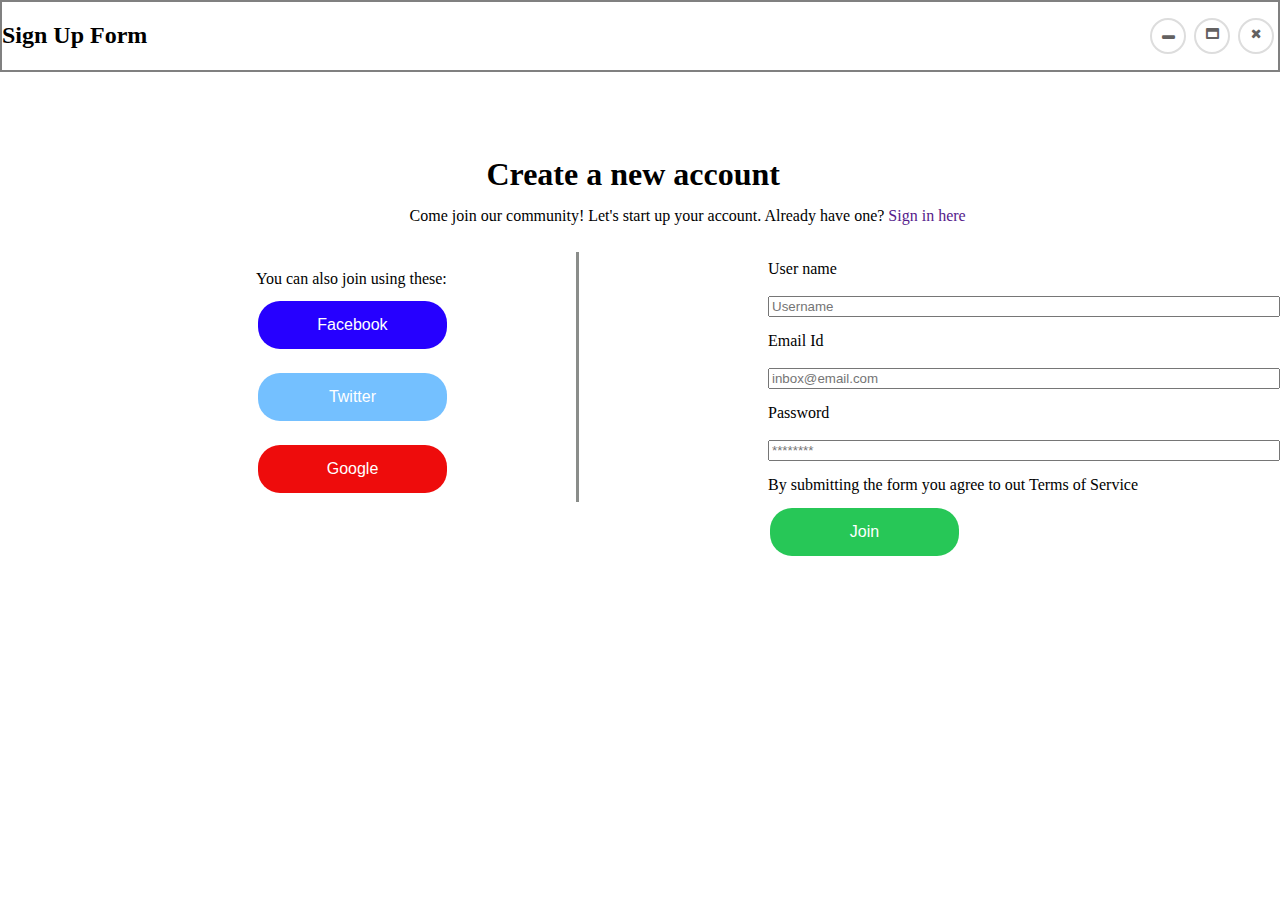
<file: index.html>
<html>
<head>
    <meta charset="UTF-8">
    <meta name="viewport" content="width=device-width, initial-scale=1.0">
    <title>Signup Form</title>
	<link rel="shortcut icon" href="./images/icon.png">
    <link rel="stylesheet" href="https://cdnjs.cloudflare.com/ajax/libs/font-awesome/4.7.0/css/font-awesome.min.css">
</head>
<style>
    html,body{
        padding: 0%;
        margin: 0%;

    }

    .signup{
        border:2px solid grey;
    }
    .top{
        display: flex;
        justify-content: space-between;
        
    }
    .icons li {
    list-style: none;
    display: inline-block;
    }
    
    .mr-1, .mx-1 {
    margin-right: 0.25rem !important;
    }
    .icons li a span{
    color: #636161;
    font-size: 13px;
    background: transparent;
    width: 32px;
    height: 32px;
    line-height: 27px;
    text-align: center;
    display: block;
    border: 2px solid #ddd;
    display: inline-block;
    border-radius: 50%;
}
    .one{
        position: absolute;
        z-index: 999;
        margin: 0 auto;
        left: 38%;
        right: 0;
        top: 15%; /* Adjust this value to move the positioned div up and down */
        
    }
    
    .two{
        position: absolute;
        z-index: 999;
        margin: 0 auto;
        left: 32%;
        right: 0;
        top: 23%; /* Adjust this value to move the positioned div up and down */
    
    }
    .three{
        position: absolute;
        z-index: 999;
        margin: 0 auto;
        left: 20%;
        right: 0;
        top: 30%; /* Adjust this value to move the positioned div up and down */
    
    }
    .facebook{
        
        position: absolute;
        z-index: 999;
        margin: 0 auto;
        left: 20%;
        right: 0;
        border-radius: 22px;
        top: 33%; /* Adjust this value to move the positioned div up and down */
        background-color: rgb(38, 0, 255);
        border: none;
        color: white;
        padding: 15px 32px;
        text-align: center;
        text-decoration: none;
        display: inline-block;
        font-size: 16px;
        margin: 4px 2px;
        cursor: pointer;
        border-radius: 22px;
        width: 5cm;
        }
    .twitter{
        position: absolute;
        z-index: 999;
        margin: 0 auto;
        left: 20%;
        right: 0;
        top: 41%; /* Adjust this value to move the positioned div up and down */
    
        background-color: rgb(116, 192, 255);
        border: none;
        color: white;
        padding: 15px 32px;
        text-align: center;
        text-decoration: none;
        display: block;
        font-size: 16px;
        margin: 4px 2px;
        cursor: pointer;
        border-radius: 22px;
        width: 5cm;
    
    }
    .google{
        position: absolute;
        z-index: 999;
        margin: 0 auto;
        left: 20%;
        right: 0;        
        top: 49%; /*Adjust this value to move the positioned div up and down*/
        background-color: rgb(238, 12, 12);
        border: none;
        color: white;
        padding: 15px 32px;
        text-align: center;
        text-decoration: none;
        display: inline-block;
        font-size: 16px;
        margin: 4px 2px;
        cursor: pointer;
        border-radius: 22px;
        width: 5cm;
            
    }
    .un{
        position: absolute;
        z-index: 999;
        margin: 0 auto;
        left: 60%;
        margin-top: 0.2cm;
        right: 0;        
        top: 28%; /*Adjust this value to move the positioned div up and down*/
    }
    .unn{
        position: absolute;
        z-index: 999;
        margin: 0 auto;
        left: 60%;
        margin-top: 0.2cm;
        right: 0;        
        top: 32%; /*Adjust this value to move the positioned div up and down*/
    }
    .eid{
        position: absolute;
        z-index: 999;
        margin: 0 auto;
        left: 60%;
        margin-top: 0.2cm;
        right: 0;        
        top: 36%; /*Adjust this value to move the positioned div up and down*/
    }
    .eidd{
        position: absolute;
        z-index: 999;
        margin: 0 auto;
        left: 60%;
        margin-top: 0.2cm;
        right: 0;        
        top: 40%; /*Adjust this value to move the positioned div up and down*/
    }
    .pwd{
        position: absolute;
        z-index: 999;
        margin: 0 auto;
        left: 60%;
        margin-top: 0.2cm;
        right: 0;        
        top: 44%; /*Adjust this value to move the positioned div up and down*/
    }
    .pwdd{
        position: absolute;
        z-index: 999;
        margin: 0 auto;
        left: 60%;
        margin-top: 0.2cm;
        right: 0;        
        top: 48%; /*Adjust this value to move the positioned div up and down*/
    }
    .ts{
        position: absolute;
        z-index: 999;
        margin: 0 auto;
        left: 60%;
        margin-top: 0.2cm;
        right: 0;        
        top: 52%; /*Adjust this value to move the positioned div up and down*/
    }

    .join{
        position: absolute;
        z-index: 999;
        margin: 0 auto;
        left: 60%;
        right: 0;        
        top: 56%; /*Adjust this value to move the positioned div up and down*/
        background-color: rgb(39, 199, 87);
        border: none;
        color: white;
        padding: 15px 32px;
        text-align: center;
        text-decoration: none;
        display: inline-block;
        font-size: 16px;
        margin: 4px 2px;
        cursor: pointer;
        border-radius: 22px;
        width: 5cm;
            
    }

    .hrtag{
        display: flex;
        position: absolute;
        z-index: 999;
        margin: 0 auto;
  border-left: 3px solid rgb(138, 141, 138);
  height: 250px;
  left: 45%;
  top: 28%;
    }
    
    
    
</style>
</head>
<body>
    <div class="container">
        <div class="signup">
            <div class="top">
                <h2>Sign Up Form</h2>
                <ul class=icons>
                    <li class="mr-1"><a href="#"><span class="fa fa-window-minimize"></span></a></li>
                    <li class="mx-1"><a href="#"><span class="fa fa-window-maximize"></span></a></li>
                    <li class="mx-1"><a href="#"><span class="fa fa-close"></span></a></li>
                </ul>
            </div>
    
        </div>
        <div class="one">
           <h1> Create a new account</h1>
        </div>

        <div class="two">
            Come join our community! Let's start up your account. Already have one? <a href="" style="text-decoration: none;">Sign in here</a> 
        </div>

        <div class="three">
            You can also join using these:
        </div>

        <div class="four">
            <input type="button" value="Facebook" class="facebook"></input>
            <input type="button" value="Twitter" class="twitter"></input>
            <input type="button" value="Google" class="google"></input>
        </div>
        
        
        <p class="un">User name</p>
        <input type="text" placeholder="Username" class="unn"></input>

        <p class="eid">Email Id</p>
        <input type="text" placeholder="inbox@email.com" class="eidd"></input>

        <p class="pwd">Password</p>
        <input type="text" placeholder="********" class="pwdd"></input>

        <p class="ts">By submitting the form you agree to out Terms of Service</p>
        <input type="button" value="Join" class="join"></input>

        <div class="hrtag">
                       
        </div>
    
    </div>
</body>


</html>
</file>
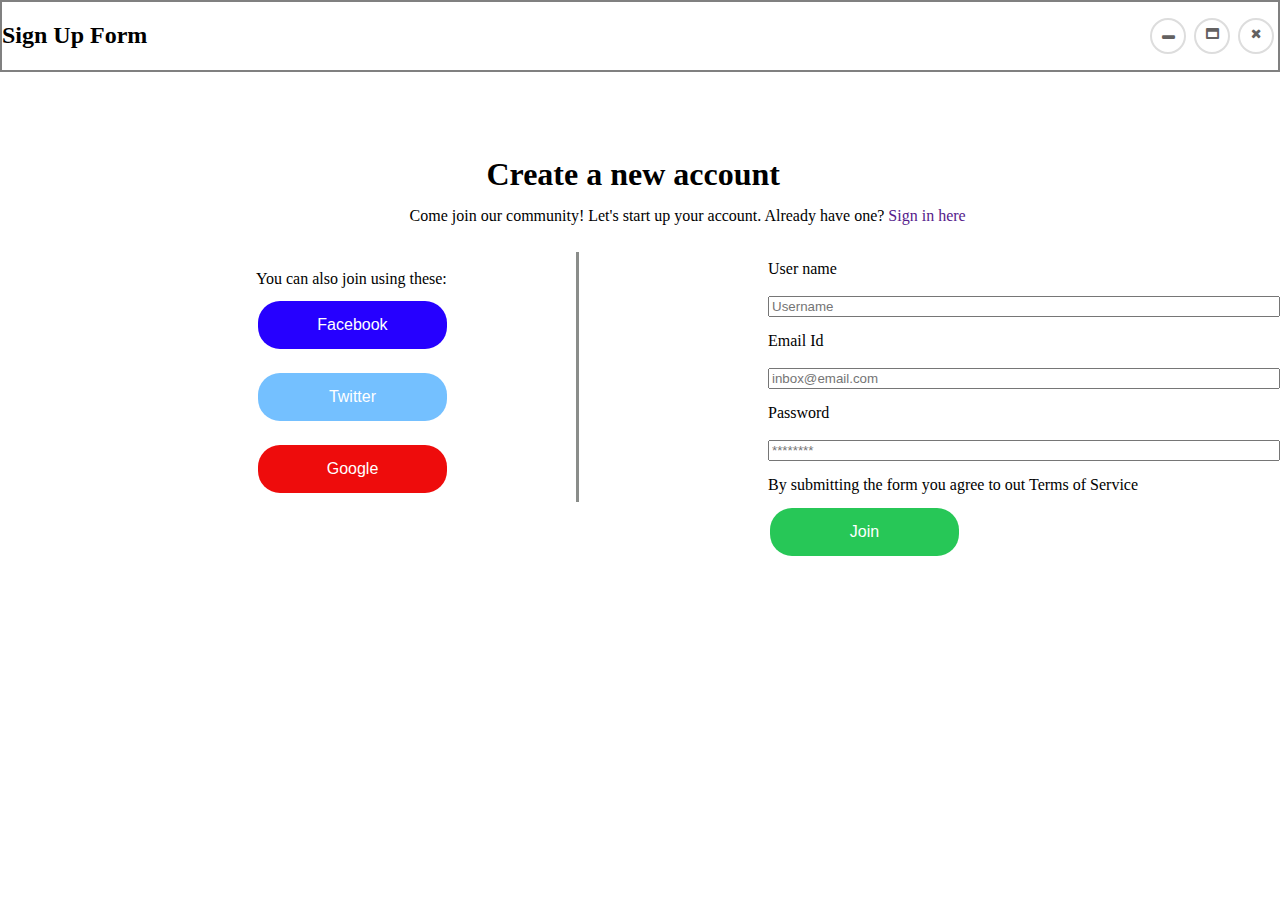
<file: task1/index.html>
<html>
<head>
    <meta charset="UTF-8">
    <meta name="viewport" content="width=device-width, initial-scale=1.0">
    <title>Signup Form</title>
    <link rel="stylesheet" href="https://cdnjs.cloudflare.com/ajax/libs/font-awesome/4.7.0/css/font-awesome.min.css">
</head>
<style>
    html,body{
        padding: 0%;
        margin: 0%;

    }

    .signup{
        border:2px solid grey;
    }
    .top{
        display: flex;
        justify-content: space-between;
        
    }
    .icons li {
    list-style: none;
    display: inline-block;
    }
    
    .mr-1, .mx-1 {
    margin-right: 0.25rem !important;
    }
    .icons li a span{
    color: #636161;
    font-size: 13px;
    background: transparent;
    width: 32px;
    height: 32px;
    line-height: 27px;
    text-align: center;
    display: block;
    border: 2px solid #ddd;
    display: inline-block;
    border-radius: 50%;
}
    .one{
        position: absolute;
        z-index: 999;
        margin: 0 auto;
        left: 38%;
        right: 0;
        top: 15%; /* Adjust this value to move the positioned div up and down */
        
    }
    
    .two{
        position: absolute;
        z-index: 999;
        margin: 0 auto;
        left: 32%;
        right: 0;
        top: 23%; /* Adjust this value to move the positioned div up and down */
    
    }
    .three{
        position: absolute;
        z-index: 999;
        margin: 0 auto;
        left: 20%;
        right: 0;
        top: 30%; /* Adjust this value to move the positioned div up and down */
    
    }
    .facebook{
        
        position: absolute;
        z-index: 999;
        margin: 0 auto;
        left: 20%;
        right: 0;
        border-radius: 22px;
        top: 33%; /* Adjust this value to move the positioned div up and down */
        background-color: rgb(38, 0, 255);
        border: none;
        color: white;
        padding: 15px 32px;
        text-align: center;
        text-decoration: none;
        display: inline-block;
        font-size: 16px;
        margin: 4px 2px;
        cursor: pointer;
        border-radius: 22px;
        width: 5cm;
        }
    .twitter{
        position: absolute;
        z-index: 999;
        margin: 0 auto;
        left: 20%;
        right: 0;
        top: 41%; /* Adjust this value to move the positioned div up and down */
    
        background-color: rgb(116, 192, 255);
        border: none;
        color: white;
        padding: 15px 32px;
        text-align: center;
        text-decoration: none;
        display: block;
        font-size: 16px;
        margin: 4px 2px;
        cursor: pointer;
        border-radius: 22px;
        width: 5cm;
    
    }
    .google{
        position: absolute;
        z-index: 999;
        margin: 0 auto;
        left: 20%;
        right: 0;        
        top: 49%; /*Adjust this value to move the positioned div up and down*/
        background-color: rgb(238, 12, 12);
        border: none;
        color: white;
        padding: 15px 32px;
        text-align: center;
        text-decoration: none;
        display: inline-block;
        font-size: 16px;
        margin: 4px 2px;
        cursor: pointer;
        border-radius: 22px;
        width: 5cm;
            
    }
    .un{
        position: absolute;
        z-index: 999;
        margin: 0 auto;
        left: 60%;
        margin-top: 0.2cm;
        right: 0;        
        top: 28%; /*Adjust this value to move the positioned div up and down*/
    }
    .unn{
        position: absolute;
        z-index: 999;
        margin: 0 auto;
        left: 60%;
        margin-top: 0.2cm;
        right: 0;        
        top: 32%; /*Adjust this value to move the positioned div up and down*/
    }
    .eid{
        position: absolute;
        z-index: 999;
        margin: 0 auto;
        left: 60%;
        margin-top: 0.2cm;
        right: 0;        
        top: 36%; /*Adjust this value to move the positioned div up and down*/
    }
    .eidd{
        position: absolute;
        z-index: 999;
        margin: 0 auto;
        left: 60%;
        margin-top: 0.2cm;
        right: 0;        
        top: 40%; /*Adjust this value to move the positioned div up and down*/
    }
    .pwd{
        position: absolute;
        z-index: 999;
        margin: 0 auto;
        left: 60%;
        margin-top: 0.2cm;
        right: 0;        
        top: 44%; /*Adjust this value to move the positioned div up and down*/
    }
    .pwdd{
        position: absolute;
        z-index: 999;
        margin: 0 auto;
        left: 60%;
        margin-top: 0.2cm;
        right: 0;        
        top: 48%; /*Adjust this value to move the positioned div up and down*/
    }
    .ts{
        position: absolute;
        z-index: 999;
        margin: 0 auto;
        left: 60%;
        margin-top: 0.2cm;
        right: 0;        
        top: 52%; /*Adjust this value to move the positioned div up and down*/
    }

    .join{
        position: absolute;
        z-index: 999;
        margin: 0 auto;
        left: 60%;
        right: 0;        
        top: 56%; /*Adjust this value to move the positioned div up and down*/
        background-color: rgb(39, 199, 87);
        border: none;
        color: white;
        padding: 15px 32px;
        text-align: center;
        text-decoration: none;
        display: inline-block;
        font-size: 16px;
        margin: 4px 2px;
        cursor: pointer;
        border-radius: 22px;
        width: 5cm;
            
    }

    .hrtag{
        display: flex;
        position: absolute;
        z-index: 999;
        margin: 0 auto;
  border-left: 3px solid rgb(138, 141, 138);
  height: 250px;
  left: 45%;
  top: 28%;
    }
    
    
    
</style>
</head>
<body>
    <div class="container">
        <div class="signup">
            <div class="top">
                <h2>Sign Up Form</h2>
                <ul class=icons>
                    <li class="mr-1"><a href="#"><span class="fa fa-window-minimize"></span></a></li>
                    <li class="mx-1"><a href="#"><span class="fa fa-window-maximize"></span></a></li>
                    <li class="mx-1"><a href="#"><span class="fa fa-close"></span></a></li>
                </ul>
            </div>
    
        </div>
        <div class="one">
           <h1> Create a new account</h1>
        </div>

        <div class="two">
            Come join our community! Let's start up your account. Already have one? <a href="" style="text-decoration: none;">Sign in here</a> 
        </div>

        <div class="three">
            You can also join using these:
        </div>

        <div class="four">
            <input type="button" value="Facebook" class="facebook"></input>
            <input type="button" value="Twitter" class="twitter"></input>
            <input type="button" value="Google" class="google"></input>
        </div>
        
        
        <p class="un">User name</p>
        <input type="text" placeholder="Username" class="unn"></input>

        <p class="eid">Email Id</p>
        <input type="text" placeholder="inbox@email.com" class="eidd"></input>

        <p class="pwd">Password</p>
        <input type="text" placeholder="********" class="pwdd"></input>

        <p class="ts">By submitting the form you agree to out Terms of Service</p>
        <input type="button" value="Join" class="join"></input>

        <div class="hrtag">
                       
        </div>
    
    </div>
</body>


</html>
</file>
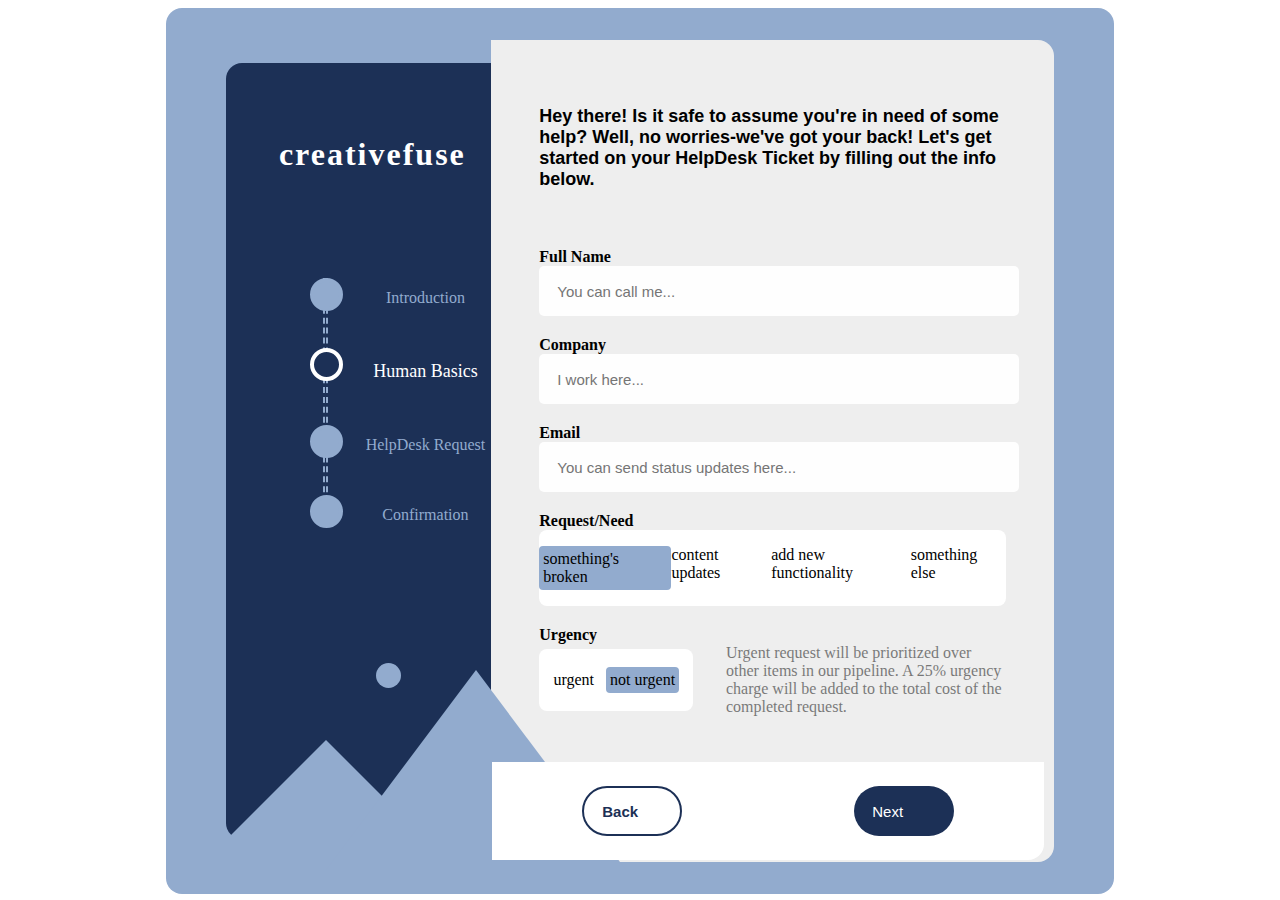
<file: task2/index.html>
<!DOCTYPE html>
<html lang="en">

<head>
    <meta charset="UTF-8">
    <meta name="viewport" content="width=device-width, initial-scale=1.0">
    <title>Help Desk Form</title>
</head>
<style>
    html {
        margin: 0;
        padding: 0;
        height: 100%;
        box-sizing: border-box;
    }
    
    .container {
        display: flex;
        height: 100%;
        justify-content: center;
        align-items: center;
    }
    
    .content {
        background-color: #92ABCE;
        width: 70%;
        padding: 32px;
        display: flex;
        justify-content: center;
        align-items: center;
        border-radius: 16px;
    }
    
    .heading {
        font-family: 'Franklin Gothic Medium', 'Arial Narrow', Arial, sans-serif;
        font-weight: bold;
        font-size: large;
        padding: 32px;
        padding-bottom: 8px;
    }
    
    .heading1 {
        letter-spacing: 2px;
        font-size: 2rem;
        position: absolute;
        top: 6%;
        left: 20%;
    }
    
    .left {
        height: 776px;
        text-align: center;
        color: white;
        width: 30%;
        background-color: #1C3056;
        border-top-left-radius: 16px;
        border-bottom-left-radius: 16px;
        justify-content: center;
        align-items: center;
    }
    
    .right {
        padding: 16px;
        width: 60%;
        align-items: center;
        background-color: #EEEEEE;
        border-top-right-radius: 16px;
        border-bottom-right-radius: 16px;
    }
    
    label {
        font-weight: bold;
    }
    
    input {
        width: 90%;
        height: 50px;
        /* color: #fff; */
        font-size: 15px;
        font-weight: 400;
        text-indent: 18px;
        padding: 0 60px 0 0;
        background: rgba(255, 255, 255, 0.9);
        border-radius: 5px 5px 5px 5px;
        border: 0px;
        box-shadow: none;
        outline: none;
        margin-bottom: 20px;
    }
    
    .need {
        display: flex;
        justify-content: space-evenly;
        background: #fff;
        border-radius: 8px;
        margin-bottom: 20px;
    }
    
    .urgency {
        display: flex;
        justify-content: space-between;
        align-items: center;
    }
    
    .urgency-inner {
        width: 150px;
        display: flex;
        justify-content: space-evenly;
        align-items: center;
        text-align: center;
        background-color: #fff;
        padding: 2px;
        border-radius: 8px;
    }
    
    form {
        padding-top: 0;
        padding-bottom: 64px;
        padding: 32px;
    }
    
    .urgency-right {
        max-width: 60%;
    }
    
    .bottom {
        border-bottom-right-radius: 16px;
        margin-left: -15px;
        width: 42.5vw;
        background-color: #fff;
        display: flex;
        justify-content: space-around;
        text-align: center;
        padding: 4px;
        transform: translate(0px, 14px);
    }
    
    .special {
        background-color: #92ABCE;
        padding: 4px;
        border-radius: 4px;
    }
    
    .btn {
        width: 100px;
        border-radius: 32px;
        background-color: #1C3056;
        color: white;
        margin-top: 20px;
    }
    
    .btn1 {
        background-color: #fff;
        color: #1C3056;
        font-weight: bold;
        border: 2px solid #1C3056;
    }
    
    .arrow-up {
        width: 0;
        height: 0;
        border-left: 100px solid transparent;
        border-right: 100px solid transparent;
        border-bottom: 100px solid #92ABCE;
    }
    
    ul li {
        list-style-type: circle;
    }
    
    .opt {
        border-left: 150px solid transparent;
        border-right: 150px solid transparent;
        border-bottom: 200px solid #92ABCE;
    }
    
    .circle {
        background-color: #92ABCE;
        height: 25px;
        width: 25px;
        border-radius: 50%;
        display: inline-block;
    }
    
    .timeline {
        position: relative;
        max-width: 200px;
        margin: 0 auto;
    }
    
    .timeline::after {
        content: '';
        position: absolute;
        width: 1px;
        border: 2px dashed #92ABCE;
        top: 0;
        bottom: 0;
        left: 50%;
        margin-left: -3px;
        height: 230px;
        margin-top: 15px;
    }
    
    .cont {
        padding: 10px 40px;
        position: relative;
        background-color: inherit;
        width: 60%;
    }
    
    .cont::after {
        content: '';
        position: absolute;
        width: 25px;
        height: 25px;
        right: -17px;
        background-color: #92ABCE;
        border: 4px solid #92ABCE;
        top: 15px;
        border-radius: 50%;
        z-index: 1;
    }
    
    #spl:after {
        border: 4px solid white;
        background-color: #1C3056;
    }
    
    .right {
        left: 50%;
    }
    
    .right::after {
        left: -16px;
    }
    
    .content1>p {
        /* letter-spacing: 1px; */
        font-weight: lighter;
        color: #92ABCE;
    }
</style>

<body>
    <div class="container">
        <div class="content">
            <div class="left " id="timeline-content" style="position: relative;">
                <h2 class="heading1">creativefuse</h2>

                <div class="timeline" style="position: absolute;top:200px" class="timeline">
                    <div class="cont right">
                        <div class="content1">
                            <p>Introduction</p>

                        </div>
                    </div>
                    <div class="cont right spl" id="spl">
                        <div class="content1">

                            <p style="color:white;font-size: large;">Human Basics</p>

                        </div>
                    </div>
                    <div class="cont right">
                        <div class="content1">
                            <p>HelpDesk Request</p>

                        </div>
                    </div>
                    <div class="cont right">
                        <div class="content1">
                            <p>Confirmation</p>

                        </div>
                    </div>
                </div>


                <div class="circle" style="position: absolute;top:600px;left:150px;"></div>
                <div class="arrow-up" style="position: absolute;top:677px">
                    <div class="arrow-up opt" style="position: absolute;top:-70px"></div>
                </div>

            </div>
            <div class="right">
                <h3 class="heading">Hey there! Is it safe to assume you're in need of some help? Well, no worries-we've got your back! Let's get started on your HelpDesk Ticket by filling out the info below.
                </h3>
                <form action="">
                    <label for="name">Full Name</label> <br>
                    <input type="text" name="name" placeholder="You can call me..." id=""> <br>
                    <label for="company">Company</label> <br>
                    <input type="text" name="company" placeholder="I work here..." id=""> <br>
                    <label for="email">Email</label> <br>
                    <input type="email" name="email" placeholder="You can send status updates here..." id=""> <br>
                    <label for="request">Request/Need</label> <br>
                    <div class="need">
                        <p class="special">
                            something's broken</p>
                        <p>content updates</p>
                        <p>add new functionality</p>
                        <p>something else</p>
                    </div>



                    <label for="urgency">Urgency</label> <br>
                    <div class="urgency">
                        <div class="urgency-inner">
                            <p>urgent</p>
                            <p class="special">not urgent</p>
                        </div>

                        <div class="urgency-right" style="opacity: 0.5;">
                            Urgent request will be prioritized over other items in our pipeline. A 25% urgency charge will be added to the total cost of the completed request.
                        </div>


                    </div>

                </form>
                <div class="bottom">
                    <input type="button" value="Back" class="btn btn1">
                    <input type="button" value="Next" class="btn">
                </div>

            </div>
        </div>
    </div>
</body>

</html>
</file>
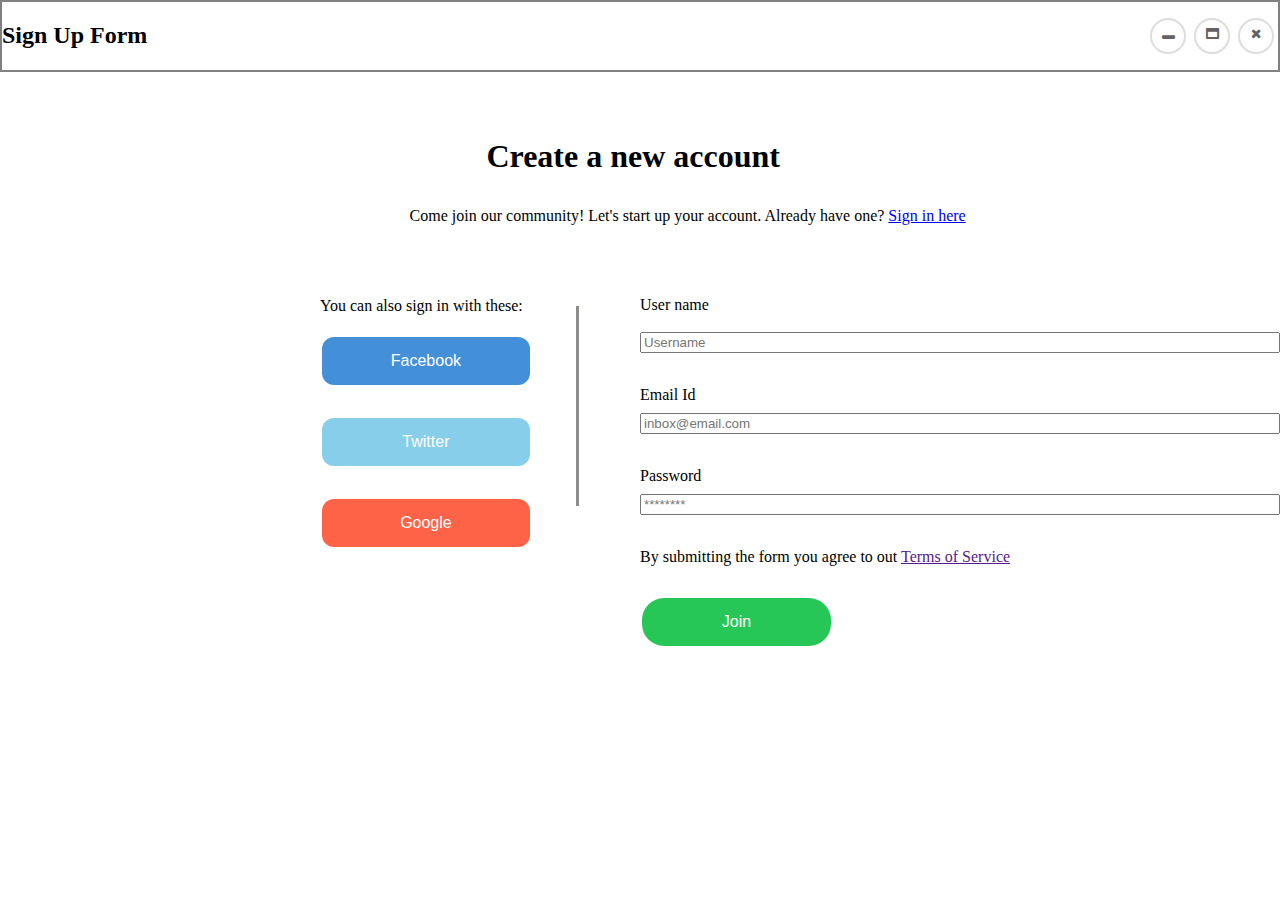
<file: corrections.html>
<html>
<head>
    <meta charset="UTF-8">
    <meta name="viewport" content="width=device-width, initial-scale=1">
    <title>Signup Form</title>
    <link rel="stylesheet" href="https://cdnjs.cloudflare.com/ajax/libs/font-awesome/4.7.0/css/font-awesome.min.css">
</head>
<style>
    html,body{
        padding: 0%;
        margin: 0%;
        height: auto;
    }
    .signup{
        display:flexbox;
        justify-content: center;
        border:2px solid grey;
    }
    .top{
        display: flex;
        justify-content: space-between;
        
    }
    .icons li {
    list-style: none;
    display: inline-block;
    }
    
    .mr-1, .mx-1 {
    margin-right: 0.25rem !important;
    }
    .icons li a span{
    color: #636161;
    font-size: 13px;
    background: transparent;
    width: 32px;
    height: 32px;
    line-height: 27px;
    text-align: center;
    display: block;
    border: 2px solid #ddd;
    display: inline-block;
    border-radius: 50%;
}
    .one{
        position: absolute;
        z-index: 999;
        margin: 0 auto;
        left: 38%;
        right: 0;
        top: 13%; /* Adjust this value to move the positioned div up and down */
        
    }
    
    .two{
        position: absolute;
        z-index: 999;
        margin: 0 auto;
        left: 32%;
        right: 0;
        top: 23%; /* Adjust this value to move the positioned div up and down */
    
    }
    .three{
        position: absolute;
        z-index: 999;
        margin: 0 auto;
        left: 25%;
        right: 0;
        top: 33%; /* Adjust this value to move the positioned div up and down */
    
    }
    .facebook{
        
        position: absolute;
        z-index: 999;
        margin: 0 auto;
        left: 25%;
        right: 0;
        border-radius: 22px;
        top: 37%; /* Adjust this value to move the positioned div up and down */
        background-color: rgb(68, 144, 216);
        border: none;
        color: white;
        padding: 15px 32px;
        text-align: center;
        text-decoration: none;
        display: inline-block;
        font-size: 16px;
        margin: 4px 2px;
        cursor: pointer;
        border-radius: 12px;
        width: 5.5cm;
        }
    .twitter{
        position: absolute;
        z-index: 999;
        margin: 0 auto;
        left: 25%;
        right: 0;
        top: 46%; /* Adjust this value to move the positioned div up and down */
    
        background-color: skyblue;
        border: none;
        color: white;
        padding: 15px 32px;
        text-align: cente   r;
        text-decoration: none;
        display: block;
        font-size: 16px;
        margin: 4px 2px;
        cursor: pointer;
        border-radius: 12px;
        width: 5.5cm;
    
    }
    .google{
        position: absolute;
        z-index: 999;
        margin: 0 auto;
        left: 25%;
        right: 0;        
        top: 55%; /*Adjust this value to move the positioned div up and down*/
        background-color: tomato;
        border: none;
        color: white;
        padding: 15px 32px;
        text-align: center;
        text-decoration: none;
        display: inline-block;
        font-size: 16px;
        margin: 4px 2px;
        cursor: pointer;
        border-radius: 12px;
        width: 5.5cm;
            
    }
    .un{
        position: absolute;
        z-index: 999;
        margin: 0 auto;
        left: 50%;
        margin-top: 0.2cm;
        right: 0;        
        top: 32%; /*Adjust this value to move the positioned div up and down*/
    }
    .unn{
        position: absolute;
        z-index: 999;
        margin: 0 auto;
        left: 50%;
        margin-top: 0.2cm;
        right: 0;        
        size: 10cm;
        top: 36%; /*Adjust this value to move the positioned div up and down*/
    }
    .eid{
        position: absolute;
        z-index: 999;
        margin: 0 auto;
        left: 50%;
        margin-top: 0.2cm;
        right: 0;        
        top: 42%; /*Adjust this value to move the positioned div up and down*/
    }
    .eidd{
        position: absolute;
        z-index: 999;
        margin: 0 auto;
        left: 50%;
        margin-top: 0.2cm;
        right: 0;        
        top: 45%; /*Adjust this value to move the positioned div up and down*/
    }
    .pwd{
        position: absolute;
        z-index: 999;
        margin: 0 auto;
        left: 50%;
        margin-top: 0.2cm;
        right: 0;        
        top: 51%; /*Adjust this value to move the positioned div up and down*/
    }
    .pwdd{
        position: absolute;
        z-index: 999;
        margin: 0 auto;
        left: 50%;
        margin-top: 0.2cm;
        right: 0;        
        top: 54%; /*Adjust this value to move the positioned div up and down*/
    }
    .ts{
        position: absolute;
        z-index: 999;
        margin: 0 auto;
        left: 50%;
        margin-top: 0.2cm;
        right: 0;        
        top: 60%; /*Adjust this value to move the positioned div up and down*/
    }

    .join{
        position: absolute;
        z-index: 999;
        margin: 0 auto;
        left: 50%;
        right: 0;        
        top: 66%; /*Adjust this value to move the positioned div up and down*/
        background-color: rgb(39, 199, 87);
        border: none;
        color: white;
        padding: 15px 32px;
        text-align: center;
        text-decoration: none;
        display: inline-block;
        font-size: 16px;
        margin: 4px 2px;
        cursor: pointer;
        border-radius: 22px;
        width: 5cm;
            
    }

    .hrtag{
        display: flex;
        position: absolute;
        z-index: 999;
        margin: 0 auto;
        border-left: 3px solid rgb(138, 141, 138);
        height: 200px;
        left: 45%;
        top: 34%;
    }
</style>
</head>
<body>
    <div class="signup">
        <div class="top">
            <h2>Sign Up Form</h2>
            <ul class=icons>
                <li class="mr-1"><a href="#"><span class="fa fa-window-minimize"></span></a></li>
                <li class="mx-1"><a href="#"><span class="fa fa-window-maximize"></span></a></li>
                <li class="mx-1"><a href="#"><span class="fa fa-close"></span></a></li>
            </ul>
        </div>

    </div>
    <div class="container">
        <div class="one">
           <h1> Create a new account</h1>
        </div>

        <div class="two">
            Come join our community! Let's start up your account. Already have one? <a href="www.google.com">Sign in here</a>
        </div>

        <div class="three">
            You can also sign in with these:
        </div>

        <div class="four">
            <input type="button" value="Facebook" class="facebook"></input>
            <input type="button" value="Twitter" class="twitter"></input>
            <input type="button" value="Google" class="google"></input>
        </div>
        
        
        <p class="un">User name</p>
        <input type="text" placeholder="Username" class="unn" size="40"></input>

        <p class="eid">Email Id</p>
        <input type="text" placeholder="inbox@email.com" class="eidd" size="40"></input>

        <p class="pwd">Password</p>
        <input type="text" placeholder="********" class="pwdd" size="40"></input>

        <p class="ts">By submitting the form you agree to out <a href="">Terms of Service</a></p>
        <input type="button" value="Join" class="join"></input>

        <div class="hrtag">
                       
        </div>
    </div>
</body>
</html>
</file>
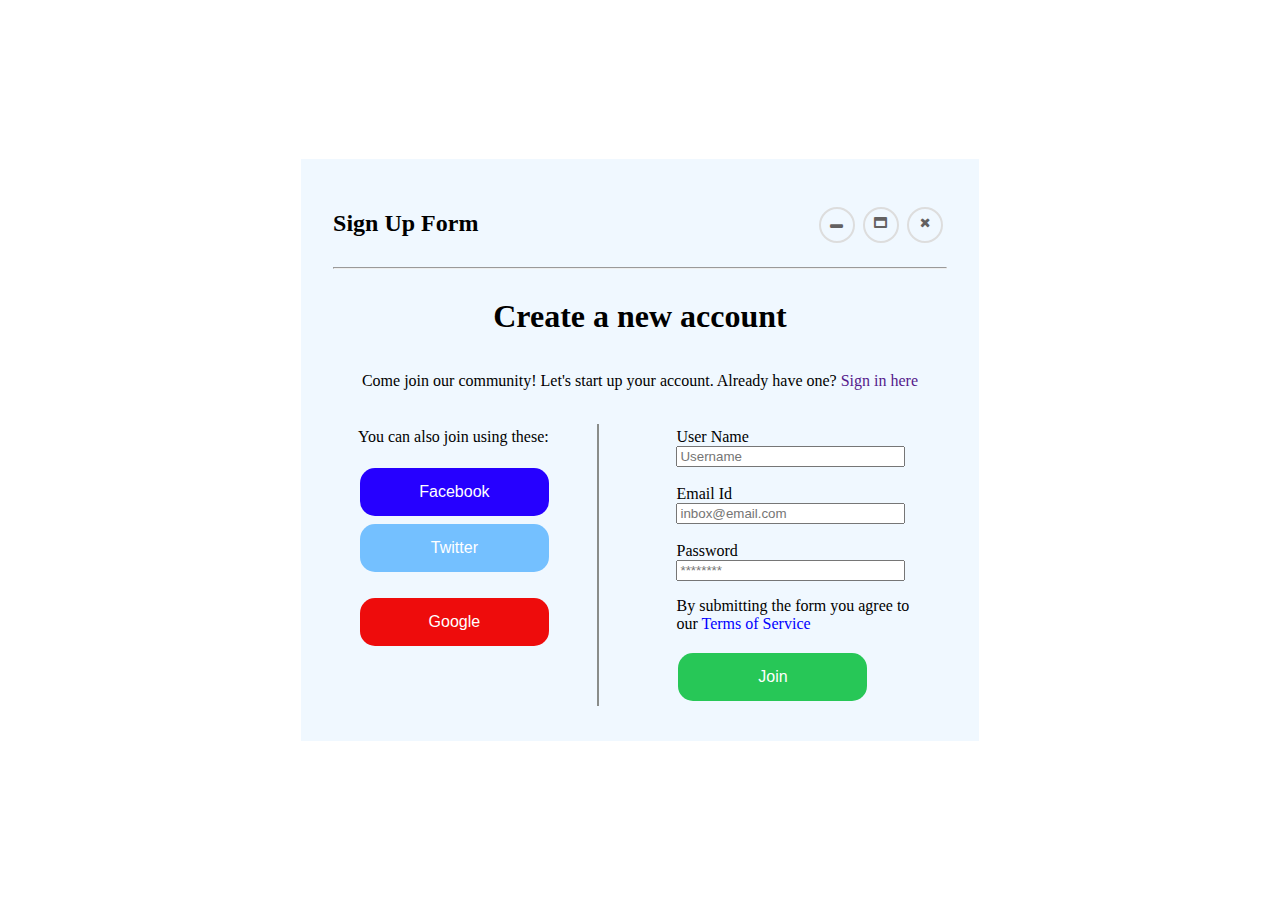
<file: index1.html>
<!DOCTYPE html>
<html lang="en">
<head>
    <meta charset="UTF-8">
    <meta name="viewport" content="width=device-width, initial-scale=1.0">
    <title>Signup Form</title>
	<link rel="shortcut icon" href="./images/icon.png">
    <link rel="stylesheet" href="https://cdnjs.cloudflare.com/ajax/libs/font-awesome/4.7.0/css/font-awesome.min.css">
</head>
<style>
    html,body{
        padding:0;
        margin:0;
        height:100%
    }
    .container{
        display:flex;
        height:100%;
        justify-content: center;
        align-items:center;
    }
    .page{
        background-color:aliceblue;
        max-width:700px;
        padding:32px;
    }

    .top{
    display: flex;
    justify-content: space-between;
    
    }
    .icons li {
    list-style: none;
    display: inline-block;
    }
    .one, .two{
       align-content: center;

    }
    

.mr-1, .mx-1 {
margin-right: 0.25rem !important;
}
.icons li a span{
color: #636161;
font-size: 13px;
background: transparent;
width: 32px;
height: 32px;
line-height: 27px;
text-align: center;
display: block;
border: 2px solid #ddd;
display: inline-block;
border-radius: 50%;
}
.hr{
    display: flex;
    
border-left: 2px solid rgb(138, 141, 138);
height: 250px;

}
.join{
    
    background-color: rgb(39, 199, 87);
    border: none;
    color: white;
    padding: 15px 32px;
    text-align: center;
    text-decoration: none;
    display: inline-block;
    font-size: 16px;
    margin: 4px 2px;
    cursor: pointer;
    border-radius: 15px;
    width: 5cm;
        
}
.bottom{
    display: flex;
    justify-content:space-around;
}
.facebook{
  
    background-color: rgb(38, 0, 255);
    border: none;
    color: white;
    padding: 15px 32px;
    text-align: center;
    text-decoration: none;
    display: inline-block;
    font-size: 16px;
    margin: 4px 2px;
    cursor: pointer;
    border-radius: 15px;
    width: 5cm;
    }
.twitter{
    

    background-color: rgb(116, 192, 255);
    border: none;
    color: white;
    padding: 15px 32px;
    text-align: center;
    text-decoration: none;
    display: block;
    font-size: 16px;
    margin: 4px 2px;
    cursor: pointer;
    border-radius: 15px;
    width: 5cm;

}
.google{
     
    background-color: rgb(238, 12, 12);
    border: none;
    color: white;
    padding: 15px 32px;
    text-align: center;
    text-decoration: none;
    display: inline-block;
    font-size: 16px;
    margin: 4px 2px;
    cursor: pointer;
    border-radius: 15px;
    width: 5cm;
}
   
</style>
<body>
    <div class="container">
        <div class="page">
            <div class="top">
                <h2>Sign Up Form</h2>
                <ul class=icons>
                    <li class="mr-1"><a href="#"><span class="fa fa-window-minimize"></span></a></li>
                    <li class="mx-1"><a href="#"><span class="fa fa-window-maximize"></span></a></li>
                    <li class="mx-1"><a href="#"><span class="fa fa-close"></span></a></li>
                </ul>
            </div>
            <hr>
            <div class="one">
                <h1 align=center> Create a new account</h1>
             </div>
     
             <div class="two">
                <p align=center>Come join our community! Let's start up your account. Already have one? <a href="" style="text-decoration: none;">Sign in here</a> </p> 
             </div>
			 <br/>
             <div class="bottom">
             <div class="three" style="padding:4px">
                 You can also join using these:
                 <br>
                 <br>
                    <input type="button" value="Facebook" class="facebook"></input> <br>
                    <input type="button" value="Twitter" class="twitter"></input> <br>
                    <input type="button" value="Google" class="google"></input>
                
             </div>
             <div class="hr" style="padding:16px">

             </div>
             <div class="right" style="padding:4px;width:40%;">
                <label>User Name</label> <br/>
                <input type="text" placeholder="Username" class="unn" style="width:90%;"></input>
				<br/> <br/>
                <label>Email Id</label> <br/>
                <input type="text" placeholder="inbox@email.com" class="eidd" style="width:90%;"></input>
				<br/> <br/>
                <label>Password</label> <br/>
                <input type="password" placeholder="********" class="pwdd" style="width:90%;"></input>
        
                <p class="ts">By submitting the form you agree to our <a style="text-decoration:none;color:blue;"> Terms of Service </a></p>
                <input type="button" value="Join" class="join"></input>
             </div>
            </div>
        </div>
    </div>
</body>
</html>
</file>
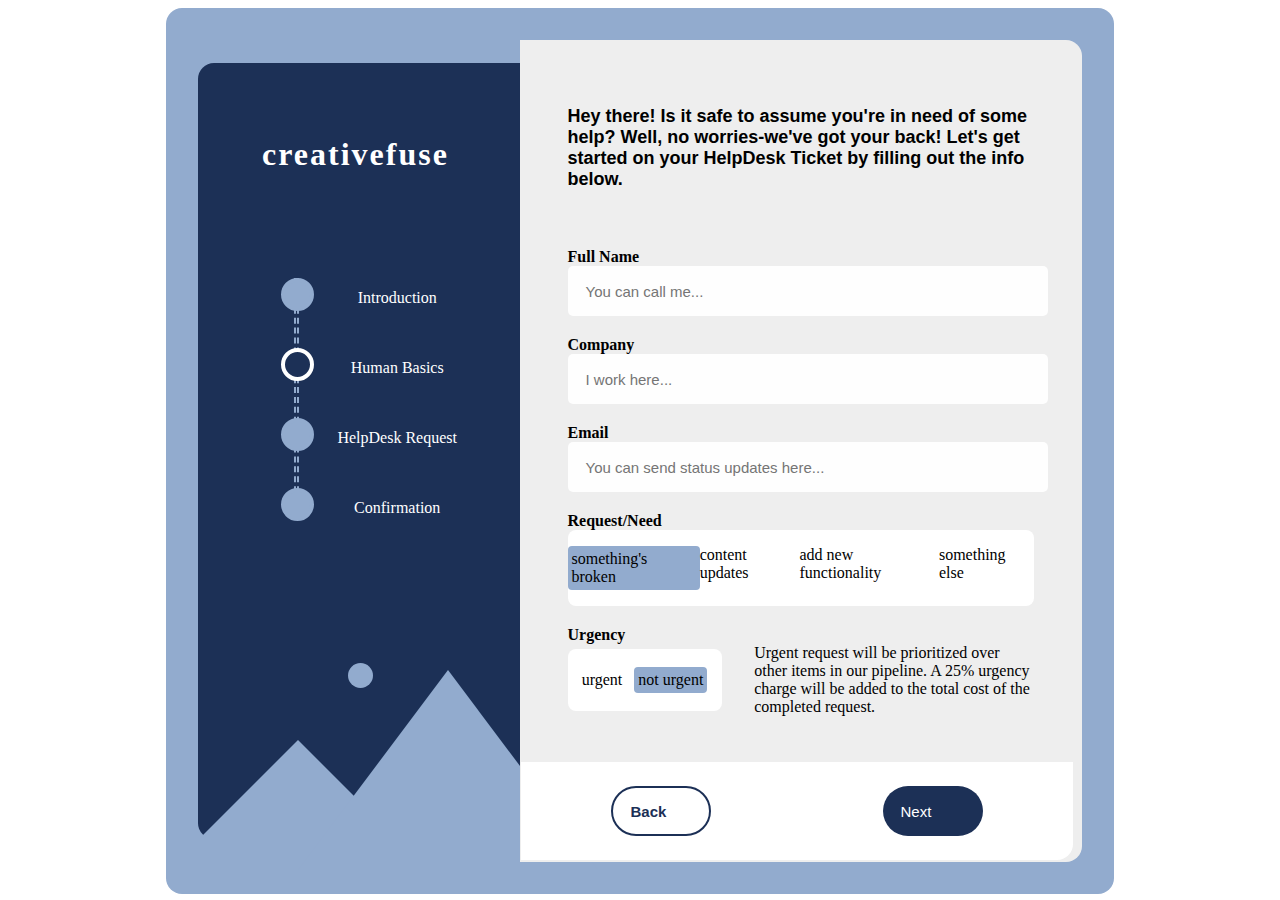
<file: index3.html>
<!DOCTYPE html>
<html lang="en">

<head>
    <meta charset="UTF-8">
    <meta name="viewport" content="width=device-width, initial-scale=1.0">
    <title>Help Desk Form</title>
</head>
<style>
    html {
        margin: 0;
        padding: 0;
        height: 100%;
        box-sizing: border-box;
    }
    
    .container {
        display: flex;
        height: 100%;
        justify-content: center;
        align-items: center;
    }
    
    .content {
        background-color: #92ABCE;
        width: 70%;
        padding: 32px;
        display: flex;
        justify-content: center;
        align-items: center;
        border-radius: 16px;
    }
    
    .heading {
        font-family: 'Franklin Gothic Medium', 'Arial Narrow', Arial, sans-serif;
        font-weight: bold;
        font-size: large;
        padding: 32px;
        padding-bottom: 8px;
    }
    
    .heading1 {
        letter-spacing: 2px;
        font-size: 2rem;
        position: absolute;
        top: 6%;
        left: 20%;
    }
    
    .left {
        height: 776px;
        text-align: center;
        color: white;
        width: 40%;
        background-color: #1C3056;
        border-top-left-radius: 16px;
        border-bottom-left-radius: 16px;
        justify-content: center;
        align-items: center;
    }
    
    .right {
        padding: 16px;
        width: 60%;
        align-items: center;
        background-color: #EEEEEE;
        border-top-right-radius: 16px;
        border-bottom-right-radius: 16px;
        z-index: 999;
    }
    
    label {
        font-weight: bold;
    }
    
    input {
        width: 90%;
        height: 50px;
        color: #fff;
        font-size: 15px;
        font-weight: 400;
        text-indent: 18px;
        padding: 0 60px 0 0;
        background: rgba(255, 255, 255, 0.9);
        border-radius: 5px 5px 5px 5px;
        border: 0px;
        box-shadow: none;
        outline: none;
        margin-bottom: 20px;
    }
    
    .need {
        display: flex;
        justify-content: space-evenly;
        background: #fff;
        border-radius: 8px;
        margin-bottom: 20px;
    }
    
    .urgency {
        display: flex;
        justify-content: space-between;
        align-items: center;
    }
    
    .urgency-inner {
        width: 150px;
        display: flex;
        justify-content: space-evenly;
        align-items: center;
        text-align: center;
        background-color: #fff;
        padding: 2px;
        border-radius: 8px;
    }
    
    form {
        padding-top: 0;
        padding-bottom: 64px;
        padding: 32px;
    }
    
    .urgency-right {
        max-width: 60%;
    }
    
    .bottom {
        border-bottom-right-radius: 16px;
        margin-left: -15px;
        width: 42.5vw;
        background-color: #fff;
        display: flex;
        justify-content: space-around;
        text-align: center;
        padding: 4px;
        transform: translate(0px, 14px);
    }
    
    .special {
        background-color: #92ABCE;
        padding: 4px;
        border-radius: 4px;
    }
    
    .btn {
        width: 100px;
        border-radius: 32px;
        background-color: #1C3056;
        color: white;
        margin-top: 20px;
        text-align: justify;
    }
    
    .btn1 {
        background-color: #fff;
        color: #1C3056;
        font-weight: bold;
        border: 2px solid #1C3056;
        
    }
    
    .arrow-up {
        width: 0;
        height: 0;
        border-left: 100px solid transparent;
        border-right: 100px solid transparent;
        border-bottom: 100px solid #92ABCE;
    }
    
    ul li {
        list-style-type: circle;
    }
    
    .opt {
        border-left: 150px solid transparent;
        border-right: 150px solid transparent;
        border-bottom: 200px solid #92ABCE;
    }
    
    .circle {
        background-color: #92ABCE;
        height: 25px;
        width: 25px;
        border-radius: 50%;
        display: inline-block;
    }
    
    .timeline {
        position: relative;
        max-width: 200px;
        margin: 0 auto;
    }
    
    .timeline::after {
        content: '';
        position: absolute;
        width: 1px;
        border: 2px dashed #92ABCE;
        top: 0;
        bottom: 0;
        left: 50%;
        margin-left: -3px;
        height: 230px;
        margin-top: 15px;
    }
    
    .cont {
        padding: 10px 40px;
        position: relative;
        background-color: inherit;
        width: 60%;
    }
    
    .cont::after {
        content: '';
        position: absolute;
        width: 25px;
        height: 25px;
        right: -17px;
        background-color: #92ABCE;
        border: 4px solid #92ABCE;
        top: 15px;
        border-radius: 50%;
        z-index: 1;
    }
    
    #spl:after {
        border: 4px solid white;
        background-color: #1C3056;
    }
    
    .right {
        left: 50%;
    }
    
    .right::after {
        left: -16px;
    }
</style>

<body>
    <div class="container">
        <div class="content">
            <div class="left " id="timeline-content" style="position: relative;">
                <h2 class="heading1">creativefuse</h2>
                <div class="timeline" style="position: absolute;top:200px" class="timeline">
                    <div class="cont right">
                        <div class="content1">
                            <p>Introduction</p>

                        </div>
                    </div>
                    <div class="cont right spl" id="spl">
                        <div class="content1">

                            <p>Human Basics</p>

                        </div>
                    </div>
                    <div class="cont right">
                        <div class="content1">
                            <p>HelpDesk Request</p>

                        </div>
                    </div>
                    <div class="cont right">
                        <div class="content1">
                            <p>Confirmation</p>

                        </div>
                    </div>
                </div>


                <div class="circle" style="position: absolute;top:600px;left:150px;"></div>
                <div class="arrow-up" style="position: absolute;top:677px">
                    <div class="arrow-up opt" style="position: absolute;top:-70px"></div>
                </div>

            </div>
            <div class="right">
                <h3 class="heading">Hey there! Is it safe to assume you're in need of some help? Well, no worries-we've got your back! Let's get started on your HelpDesk Ticket by filling out the info below.
                </h3>
                <form action="">
                    <label for="name">Full Name</label> <br>
                    <input type="text" name="name" placeholder="You can call me..." id="g"> <br>
                    <label for="company">Company</label> <br>
                    <input type="text" name="company" placeholder="I work here..." id="g"> <br>
                    <label for="email">Email</label> <br>
                    <input type="email" name="email" placeholder="You can send status updates here..." id="g"> <br>
                    <label for="request">Request/Need</label> <br>
                    <div class="need">
                        <p class="special">
                            something's broken</p>
                        <p>content updates</p>
                        <p>add new functionality</p>
                        <p>something else</p>
                    </div>



                    <label for="urgency">Urgency</label> <br>
                    <div class="urgency">
                        <div class="urgency-inner">
                            <p>urgent</p>
                            <p class="special">not urgent</p>
                        </div>

                        <div class="urgency-right">
                            Urgent request will be prioritized over other items in our pipeline. A 25% urgency charge will be added to the total cost of the completed request.
                        </div>


                    </div>

                </form>
                <div class="bottom">
                    <input type="button" value="Back" class="btn btn1">
                    <input type="button" value="Next" class="btn">
                </div>

            </div>
        </div>
    </div>
</body>

</html>
</file>
